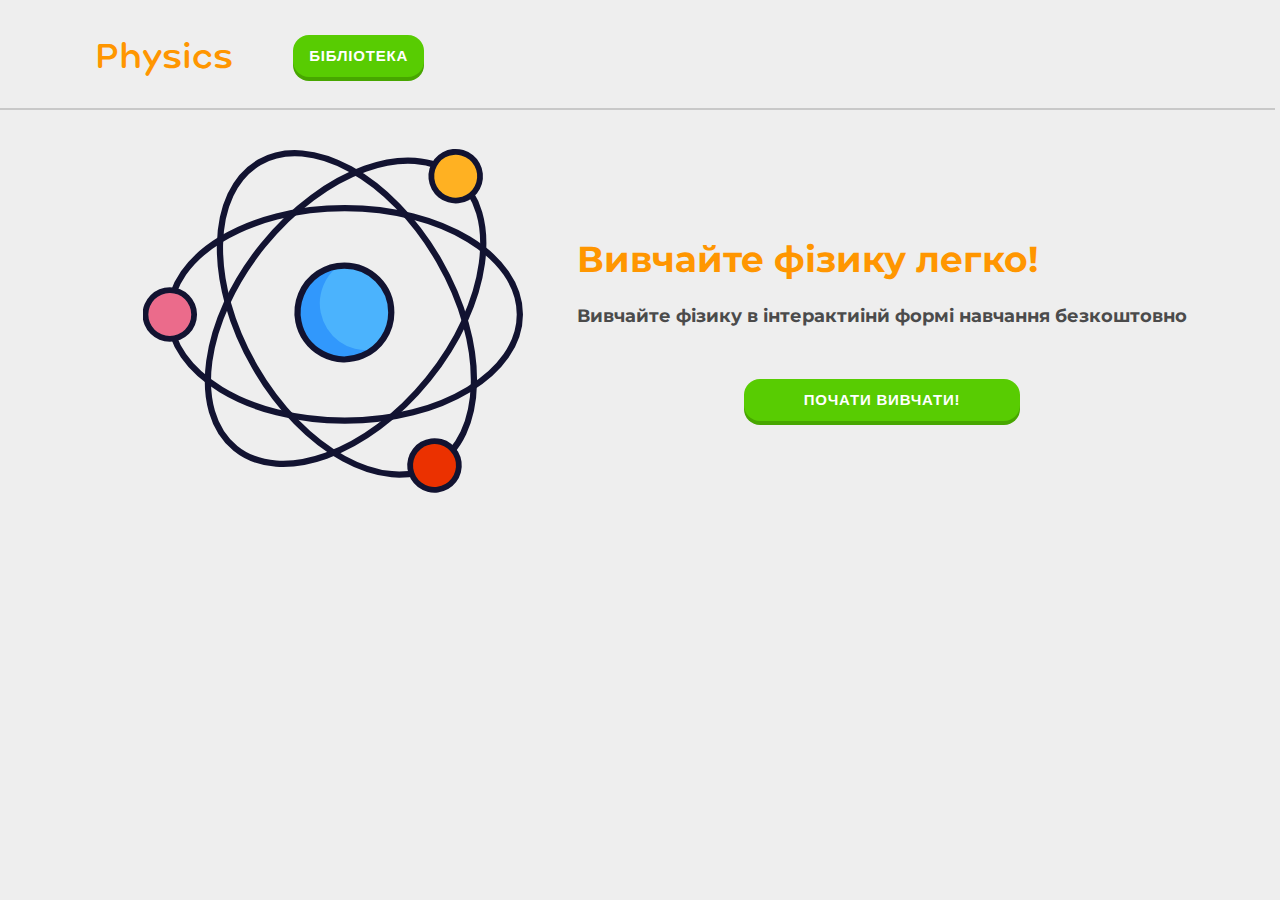
<file: index.html>
<!DOCTYPE html>
<html lang="uk">
    <head>
        <title> Фізика - це просто! </title>
        <link rel="stylesheet" href="https://fonts.googleapis.com/css?family=Montserrat">
        <link rel="stylesheet" href="physics.css">
        <script src="physics.js"></script>
    </head>
    <body>
        <header>
            <nav>
                <div>Physics</div>
                <button id="start-1" onclick="redirect('library')">Бібліотека</button>
            </nav>
            <div class="content">
                <div style="margin: 50px;">
                    <svg xmlns="http://www.w3.org/2000/svg" viewBox="0 0 430 430" id="atom">
                        <defs><filter id="a" width="100%" height="100%" x="0%" y="0%" filterUnits="objectBoundingBox"><feComponentTransfer in="SourceGraphic"><feFuncA tableValues="1.0 0.0" type="table"/></feComponentTransfer></filter><filter id="c" width="100%" height="100%" x="0%" y="0%" filterUnits="objectBoundingBox"><feComponentTransfer in="SourceGraphic"><feFuncA tableValues="1.0 0.0" type="table"/></feComponentTransfer></filter><filter id="e" width="100%" height="100%" x="0%" y="0%" filterUnits="objectBoundingBox"><feComponentTransfer in="SourceGraphic"><feFuncA tableValues="1.0 0.0" type="table"/></feComponentTransfer></filter><filter id="g" width="100%" height="100%" x="0%" y="0%" filterUnits="objectBoundingBox"><feComponentTransfer in="SourceGraphic"><feFuncA tableValues="1.0 0.0" type="table"/></feComponentTransfer></filter><filter id="i" width="100%" height="100%" x="0%" y="0%" filterUnits="objectBoundingBox"><feComponentTransfer in="SourceGraphic"><feFuncA tableValues="1.0 0.0" type="table"/></feComponentTransfer></filter><filter id="k" width="100%" height="100%" x="0%" y="0%" filterUnits="objectBoundingBox"><feComponentTransfer in="SourceGraphic"><feFuncA tableValues="1.0 0.0" type="table"/></feComponentTransfer></filter><filter id="m" width="100%" height="100%" x="0%" y="0%" filterUnits="objectBoundingBox"><feComponentTransfer in="SourceGraphic"><feFuncA tableValues="1.0 0.0" type="table"/></feComponentTransfer></filter><filter id="o" width="100%" height="100%" x="0%" y="0%" filterUnits="objectBoundingBox"><feComponentTransfer in="SourceGraphic"><feFuncA tableValues="1.0 0.0" type="table"/></feComponentTransfer></filter><filter id="q" width="100%" height="100%" x="0%" y="0%" filterUnits="objectBoundingBox"><feComponentTransfer in="SourceGraphic"><feFuncA tableValues="1.0 0.0" type="table"/></feComponentTransfer></filter><path id="b" fill-opacity="0" stroke="#FFC738" stroke-dasharray="0.1 1089" stroke-linecap="round" stroke-linejoin="round" stroke-width="48" d="M0-196c-65.722 0-119 87.752-119 196S-65.722 196 0 196c65.722 0 119-87.752 119-196S65.722-196 0-196z" class="secondary" style="display:block" transform="rotate(39 -165.833 443.032)"/><path id="d" fill-opacity="0" stroke="#F28BA8" stroke-dasharray="0.1 1308" stroke-linecap="round" stroke-linejoin="round" stroke-width="48" d="M0-196c-65.722 0-119 87.752-119 196S-65.722 196 0 196c65.722 0 119-87.752 119-196S65.722-196 0-196z" class="tertiary" style="display:block" transform="rotate(-90 223.25 -17.75)"/><path id="f" fill-opacity="0" stroke="#F24C00" stroke-dasharray="0.1 1089" stroke-linecap="round" stroke-linejoin="round" stroke-width="48" d="M0-196c-65.722 0-119 87.752-119 196S-65.722 196 0 196c65.722 0 119-87.752 119-196S65.722-196 0-196z" class="quaternary" style="display:block" transform="rotate(150 94.236 135.038)"/><path id="h" fill-opacity="0" stroke-linecap="round" stroke-linejoin="round" class="quaternary" style="display:none"/><path id="j" fill-opacity="0" stroke-linecap="round" stroke-linejoin="round" class="secondary" style="display:none"/><path id="l" fill-opacity="0" stroke-linecap="round" stroke-linejoin="round" class="tertiary" style="display:none"/><path id="n" fill-opacity="0" stroke-linecap="round" stroke-linejoin="round" class="quaternary" style="display:none"/><path id="p" fill-opacity="0" stroke-linecap="round" stroke-linejoin="round" class="secondary" style="display:none"/><path id="r" fill-opacity="0" stroke-linecap="round" stroke-linejoin="round" class="tertiary" style="display:none"/><mask id="E" mask-type="alpha"><g filter="url(#a)"><path fill="#fff" d="M0 0h430v430H0z" opacity="0"/><use xmlns:ns1="http://www.w3.org/1999/xlink" ns1:href="#b"/></g></mask><mask id="D" mask-type="alpha"><g filter="url(#c)"><path fill="#fff" d="M0 0h430v430H0z" opacity="0"/><use xmlns:ns2="http://www.w3.org/1999/xlink" ns2:href="#d"/></g></mask><mask id="C" mask-type="alpha"><g filter="url(#e)"><path fill="#fff" d="M0 0h430v430H0z" opacity="0"/><use xmlns:ns3="http://www.w3.org/1999/xlink" ns3:href="#f"/></g></mask><mask id="A" mask-type="alpha"><g filter="url(#g)"><path fill="#fff" d="M0 0h430v430H0z" opacity="0"/><use xmlns:ns4="http://www.w3.org/1999/xlink" ns4:href="#h"/></g></mask><mask id="z" mask-type="alpha"><g filter="url(#i)"><path fill="#fff" d="M0 0h430v430H0z" opacity="0"/><use xmlns:ns5="http://www.w3.org/1999/xlink" ns5:href="#j"/></g></mask><mask id="y" mask-type="alpha"><g filter="url(#k)"><path fill="#fff" d="M0 0h430v430H0z" opacity="0"/><use xmlns:ns6="http://www.w3.org/1999/xlink" ns6:href="#l"/></g></mask><mask id="w" mask-type="alpha"><g filter="url(#m)"><path fill="#fff" d="M0 0h430v430H0z" opacity="0"/><use xmlns:ns7="http://www.w3.org/1999/xlink" ns7:href="#n"/></g></mask><mask id="v" mask-type="alpha"><g filter="url(#o)"><path fill="#fff" d="M0 0h430v430H0z" opacity="0"/><use xmlns:ns8="http://www.w3.org/1999/xlink" ns8:href="#p"/></g></mask><mask id="u" mask-type="alpha"><g filter="url(#q)"><path fill="#fff" d="M0 0h430v430H0z" opacity="0"/><use xmlns:ns9="http://www.w3.org/1999/xlink" ns9:href="#r"/></g></mask><clipPath id="s"><path d="M0 0h430v430H0z"/></clipPath><clipPath id="B"><path d="M0 0h430v430H0z"/></clipPath><clipPath id="x"><path d="M0 0h430v430H0z"/></clipPath><clipPath id="t"><path d="M0 0h430v430H0z"/></clipPath></defs><g clip-path="url(#s)"><g clip-path="url(#t)" style="display:none"><path fill="none" class="primary" style="display:none"/><path fill="none" class="quaternary" style="display:none"/><g fill="none" style="display:none"><path class="tertiary"/><path class="quaternary"/></g><g fill="none" mask="url(#u)" style="mix-blend-mode:multiply;display:none"><path class="tertiary"/><path class="quaternary"/></g><path fill="none" class="primary" style="display:none"/><path fill="none" class="tertiary" style="display:none"/><g fill="none" style="display:none"><path class="secondary"/><path class="tertiary"/></g><g fill="none" mask="url(#v)" style="mix-blend-mode:multiply;display:none"><path class="secondary"/><path class="tertiary"/></g><path fill="none" class="primary" style="display:none"/><path fill="none" class="secondary" style="display:none"/><g fill="none" style="display:none"><path class="quaternary"/><path class="secondary"/></g><g fill="none" mask="url(#w)" style="mix-blend-mode:multiply;display:none"><path class="quaternary"/><path class="secondary"/></g><g style="display:none"><path class="quinary"/><path class="quinary" style="mix-blend-mode:multiply"/></g><path fill="none" class="primary" style="display:none"/></g><g clip-path="url(#x)" style="display:none"><path fill="none" class="primary" style="display:none"/><path fill="none" class="tertiary" style="display:none"/><g fill="none" style="display:none"><path class="tertiary"/><path class="quaternary"/></g><g fill="none" mask="url(#y)" style="mix-blend-mode:multiply;display:none"><path class="tertiary"/><path class="quaternary"/></g><path fill="none" class="primary" style="display:none"/><path fill="none" class="tertiary" style="display:none"/><g fill="none" style="display:none"><path class="secondary"/><path class="tertiary"/></g><g fill="none" mask="url(#z)" style="mix-blend-mode:multiply;display:none"><path class="secondary"/><path class="tertiary"/></g><path fill="none" class="primary" style="display:none"/><path fill="none" class="secondary" style="display:none"/><g fill="none" style="display:none"><path class="quaternary"/><path class="secondary"/></g><g fill="none" mask="url(#A)" style="mix-blend-mode:multiply;display:none"><path class="quaternary"/><path class="secondary"/></g><g style="display:none"><path class="quinary"/><path class="quinary" style="mix-blend-mode:multiply"/></g><path fill="none" class="primary" style="display:none"/></g><g clip-path="url(#B)" style="display:block"><path fill="none" stroke="#121331" stroke-width="7" d="M0-196c-65.722 0-119 87.752-119 196S-65.722 196 0 196c65.722 0 119-87.752 119-196S65.722-196 0-196z" class="primary" style="display:block" transform="rotate(150 86 135.778)"/><path fill="none" stroke="#121331" stroke-dasharray="0.1 1089" stroke-linecap="round" stroke-linejoin="round" stroke-width="61" d="M0-196c-65.722 0-119 87.752-119 196S-65.722 196 0 196c65.722 0 119-87.752 119-196S65.722-196 0-196z" class="quaternary" style="display:block" transform="rotate(150 86 135.778)"/><path fill="none" stroke="#F24C00" stroke-dasharray="0.1 1089" stroke-linecap="round" stroke-linejoin="round" stroke-width="48" d="M0-196c-65.722 0-119 87.752-119 196S-65.722 196 0 196c65.722 0 119-87.752 119-196S65.722-196 0-196z" class="quaternary" style="display:block" transform="rotate(150 86 135.778)"/><g mask="url(#C)" opacity=".5" style="mix-blend-mode:multiply;display:block"><path fill="none" stroke="#F24C00" stroke-dasharray="0.1 1089" stroke-linecap="round" stroke-linejoin="round" stroke-width="48" d="M326.366 380.107c56.917-32.861 59.181-135.495 5.057-229.241C277.299 57.121 187.283 7.764 130.366 40.625c-56.917 32.861-59.181 135.496-5.057 229.241 54.124 93.746 144.14 143.102 201.057 110.241z" class="quaternary" opacity="1"/></g><path fill="none" stroke="#121331" stroke-width="7" d="M0-196c-65.722 0-119 87.752-119 196S-65.722 196 0 196c65.722 0 119-87.752 119-196S65.722-196 0-196z" class="primary" style="display:block" transform="rotate(-90 218.5 -7.5)"/><path fill="none" stroke="#121331" stroke-dasharray="0.1 1308" stroke-linecap="round" stroke-linejoin="round" stroke-width="61" d="M0-196c-65.722 0-119 87.752-119 196S-65.722 196 0 196c65.722 0 119-87.752 119-196S65.722-196 0-196z" class="tertiary" style="display:block" transform="rotate(-90 218.5 -7.5)"/><path fill="none" stroke="#F28BA8" stroke-dasharray="0.1 1308" stroke-linecap="round" stroke-linejoin="round" stroke-width="48" d="M0-196c-65.722 0-119 87.752-119 196S-65.722 196 0 196c65.722 0 119-87.752 119-196S65.722-196 0-196z" class="tertiary" style="display:block" transform="rotate(-90 218.5 -7.5)"/><g mask="url(#D)" opacity=".5" style="mix-blend-mode:multiply;display:block"><path fill="none" stroke="#F28BA8" stroke-dasharray="0.1 1308" stroke-linecap="round" stroke-linejoin="round" stroke-width="48" d="M30 211c0 65.722 87.752 119 196 119s196-53.278 196-119c0-65.722-87.752-119-196-119S30 145.278 30 211z" class="tertiary" opacity="1"/></g><path fill="none" stroke="#121331" stroke-width="7" d="M0-196c-65.722 0-119 87.752-119 196S-65.722 196 0 196c65.722 0 119-87.752 119-196S65.722-196 0-196z" class="primary" style="display:block" transform="rotate(39 -181.099 424.602)"/><path fill="none" stroke="#121331" stroke-dasharray="0.1 1089" stroke-linecap="round" stroke-linejoin="round" stroke-width="61" d="M0-196c-65.722 0-119 87.752-119 196S-65.722 196 0 196c65.722 0 119-87.752 119-196S65.722-196 0-196z" class="secondary" style="display:block" transform="rotate(39 -181.099 424.602)"/><path fill="none" stroke="#FFC738" stroke-dasharray="0.1 1089" stroke-linecap="round" stroke-linejoin="round" stroke-width="48" d="M0-196c-65.722 0-119 87.752-119 196S-65.722 196 0 196c65.722 0 119-87.752 119-196S65.722-196 0-196z" class="secondary" style="display:block" transform="rotate(39 -181.099 424.602)"/><g mask="url(#E)" opacity=".5" style="mix-blend-mode:multiply;display:block"><path fill="none" stroke="#FFC738" stroke-dasharray="0.1 1089" stroke-linecap="round" stroke-linejoin="round" stroke-width="48" d="M350.199 56.273c-51.076-41.36-147.705-6.693-215.827 77.431-68.123 84.125-81.942 185.85-30.867 227.21 51.076 41.36 147.705 6.693 215.828-77.431 68.122-84.125 81.942-185.85 30.866-227.21z" class="secondary" opacity="1"/></g><g fill="#4BB3FD" style="display:block"><path d="M196.353 165.078a52.497 52.497 0 0 1 29.167-8.848 52.51 52.51 0 0 1 37.123 15.377 52.49 52.49 0 0 1 15.377 37.123 52.497 52.497 0 0 1-32.409 48.504 52.503 52.503 0 0 1-71.582-38.262 52.494 52.494 0 0 1 22.324-53.894z" class="quinary"/><path fill-opacity=".5" d="M-23.505-30.095A52.505 52.505 0 0 1-6.347-52.12a52.503 52.503 0 0 0-30.777 89.239 52.503 52.503 0 0 0 68.469 4.992A52.503 52.503 0 0 1-26.492.238a52.494 52.494 0 0 1 2.987-30.333z" class="quinary" style="mix-blend-mode:multiply" transform="translate(225.52 208.73)"/></g><path fill="none" stroke="#121331" stroke-width="7" d="M-29.167-43.652A52.497 52.497 0 0 1 0-52.5a52.51 52.51 0 0 1 37.123 15.377A52.49 52.49 0 0 1 52.5 0a52.497 52.497 0 0 1-32.409 48.504 52.503 52.503 0 0 1-71.582-38.262 52.494 52.494 0 0 1 22.324-53.894z" class="primary" style="display:block" transform="translate(225.52 208.73)"/></g></g>
                    </svg>
                </div>
                <div class="text">
                    <h1>Вивчайте фізику легко!</h1>
                    <p>Вивчайте фізику в інтерактиінй формі навчання безкоштовно</p>
                    <button id="start-2">Почати вивчати!</button>
                </div>
            </div>
        </header>
        <main>

        </main>
        <footer>
            
        </footer>
    </body>
</html>
</file>
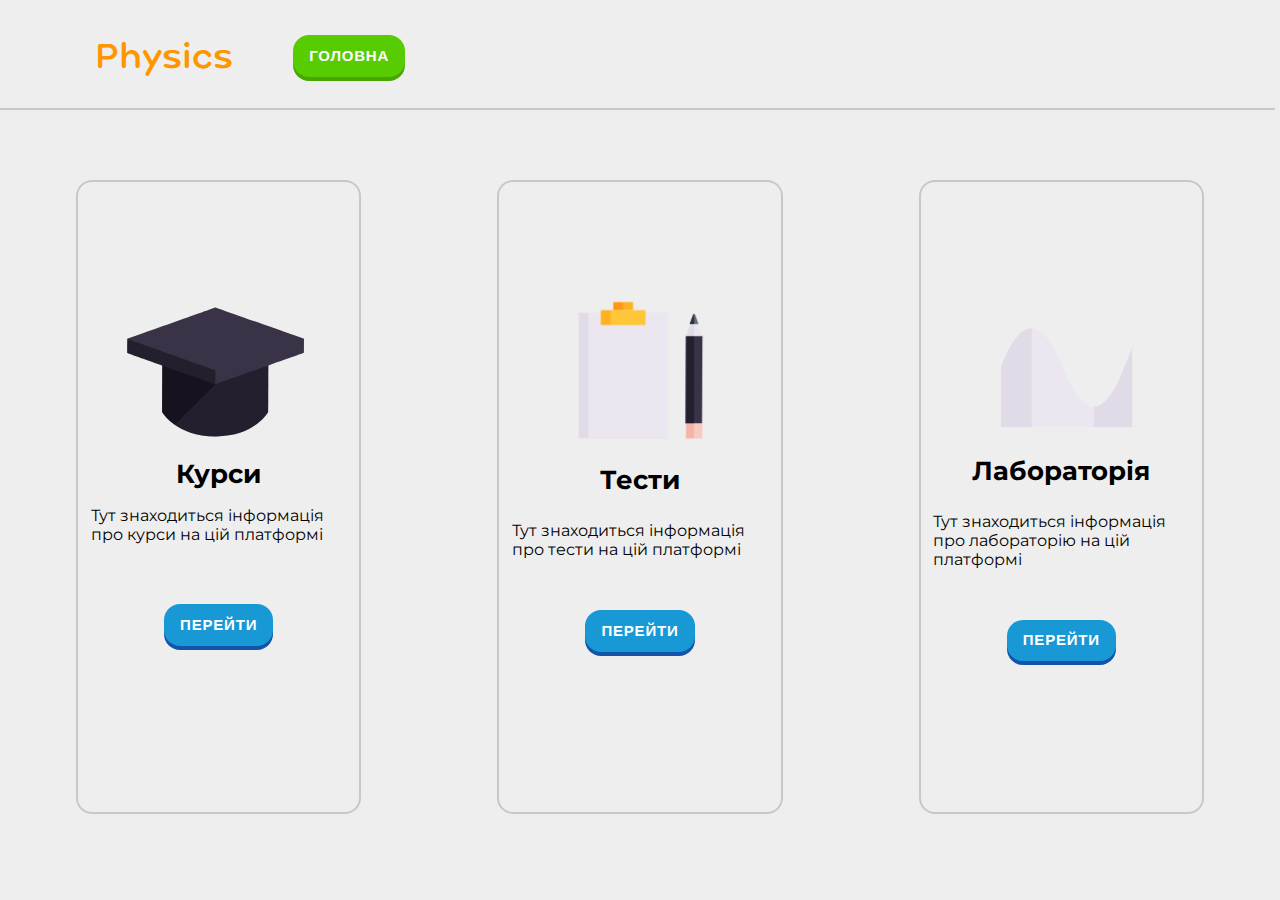
<file: library/index.html>
<!DOCTYPE html>
<html lang="uk">
    <head>
        <title> Фізика - це просто! </title>
        <link rel="stylesheet" href="https://fonts.googleapis.com/css?family=Montserrat">
        <link rel="stylesheet" href="../physics.css">
        <script src="../physics.js"></script>
    </head>
    <body>
        <header>
            <nav>
                <div>Physics</div>
                <button id="start-1" onclick="redirect('')">Головна</button>
            </nav>
            <div class="column-set">
                <div class="column">
                    <p>
                        <svg xmlns="http://www.w3.org/2000/svg" xmlns:xlink="http://www.w3.org/1999/xlink" viewBox="0 0 430 430" width="75%" style="transform: translateX(2.5vw);">
                            <defs><clipPath id="__lottie_element_12936"><rect width="430" height="430" x="0" y="0"></rect></clipPath><clipPath id="__lottie_element_12938"><path d="M0,0 L430,0 L430,430 L0,430z"></path></clipPath><g id="__lottie_element_12957"><g transform="matrix(1,0,0,1,224,238.99899291992188)" opacity="1" style="display: block;"><g opacity="1" transform="matrix(1,0,0,1,0,-2)"><path fill="rgb(255,0,71)" fill-opacity="1" d=" M98.3290023803711,-39.54199981689453 C98.3290023803711,-39.54199981689453 97.99400329589844,56.005001068115234 97.99400329589844,56.005001068115234 C97.99400329589844,56.005001068115234 70.50700378417969,106.29199981689453 -9.055000305175781,106.03399658203125 C-89.72000122070312,105.77200317382812 -117.9010009765625,56.005001068115234 -117.9010009765625,56.005001068115234 C-117.9010009765625,56.005001068115234 -227.5,-104.66699981689453 -227.5,-104.66699981689453"></path><path fill="rgb(255,0,71)" fill-opacity="0.5" d=" M98.3290023803711,-39.54199981689453 C98.3290023803711,-39.54199981689453 97.99400329589844,56.005001068115234 97.99400329589844,56.005001068115234 C97.99400329589844,56.005001068115234 70.50700378417969,106.29199981689453 -9.055000305175781,106.03399658203125 C-89.72000122070312,105.77200317382812 -117.9010009765625,56.005001068115234 -117.9010009765625,56.005001068115234 C-117.9010009765625,56.005001068115234 -227.5,-104.66699981689453 -227.5,-104.66699981689453" style="mix-blend-mode: multiply;"></path></g></g></g><mask id="__lottie_element_12957_1" mask-type="alpha"><use xlink:href="#__lottie_element_12957"></use></mask></defs><g clip-path="url(#__lottie_element_12936)"><g clip-path="url(#__lottie_element_12938)" transform="matrix(1,0,0,1,0,0)" opacity="1" style="display: block;"><g transform="matrix(1,0,0,1,224,238.99899291992188)" opacity="1" style="display: block;"><g opacity="1" transform="matrix(1,0,0,1,0,-2)"><path class="tertiary" fill="rgb(58,51,71)" fill-opacity="1" d=" M98.3290023803711,-39.54199981689453 C98.3290023803711,-39.54199981689453 97.99400329589844,56.005001068115234 97.99400329589844,56.005001068115234 C97.99400329589844,56.005001068115234 70.50700378417969,106.29199981689453 -9.055000305175781,106.03399658203125 C-89.72000122070312,105.77200317382812 -117.9010009765625,56.005001068115234 -117.9010009765625,56.005001068115234 C-117.9010009765625,56.005001068115234 -117.5,-39.66699981689453 -117.5,-39.66699981689453"></path><path class="tertiary" fill="rgb(58,51,71)" fill-opacity="0.5" d=" M98.3290023803711,-39.54199981689453 C98.3290023803711,-39.54199981689453 97.99400329589844,56.005001068115234 97.99400329589844,56.005001068115234 C97.99400329589844,56.005001068115234 70.50700378417969,106.29199981689453 -9.055000305175781,106.03399658203125 C-89.72000122070312,105.77200317382812 -117.9010009765625,56.005001068115234 -117.9010009765625,56.005001068115234 C-117.9010009765625,56.005001068115234 -117.5,-39.66699981689453 -117.5,-39.66699981689453" style="mix-blend-mode: multiply;"></path></g></g><g transform="matrix(1,0,0,1,214.5,238.99899291992188)" opacity="1" style="display: block;"><g opacity="1" transform="matrix(1,0,0,1,0,-2)"><path class="tertiary" fill="rgb(58,51,71)" fill-opacity="1" d=" M180.44000244140625,-92.96900177001953 C180.44000244140625,-92.96900177001953 0.020999999716877937,-156.781005859375 0.020999999716877937,-156.781005859375 C0.020999999716877937,-156.781005859375 -179.468994140625,-93 -179.468994140625,-93 C-179.468994140625,-93 0.020999999716877937,-29.2189998626709 0.020999999716877937,-29.2189998626709 C0.020999999716877937,-29.2189998626709 180.44000244140625,-92.96900177001953 180.44000244140625,-92.96900177001953z M-177.2169952392578,-93.02999877929688 C-178.593994140625,-93.03099822998047 -179.31500244140625,-93.03099822998047 -179.31500244140625,-93.03099822998047 C-179.31500244140625,-93.03099822998047 -179.468994140625,-64 -179.468994140625,-64 C-179.468994140625,-64 0.020999999716877937,-0.21899999678134918 0.020999999716877937,-0.21899999678134918 C0.020999999716877937,-0.21899999678134918 180.47000122070312,-64.25 180.47000122070312,-64.25 C180.47000122070312,-64.25 180.47000122070312,-64.25 180.47000122070312,-64.25 C180.47000122070312,-64.25 180.5,-92.93699645996094 180.5,-92.93699645996094 C180.5,-92.93699645996094 178.42100524902344,-92.93800354003906 174.5780029296875,-92.93900299072266"></path></g></g><g mask="url(#__lottie_element_12957_1)" style="mix-blend-mode: multiply; display: block;"><g transform="matrix(1,0,0,1,124.76100158691406,232.10899353027344)" opacity="0.5"><g opacity="1" transform="matrix(1,0,0,1,0,0)" style="mix-blend-mode: multiply;"><path class="tertiary" fill="rgb(58,51,71)" fill-opacity="1" d=" M89.73999786376953,-23.95199966430664 C89.73999786376953,-23.95199966430664 89.73999786376953,5.047999858856201 89.73999786376953,5.047999858856201 C89.73999786376953,5.047999858856201 88.5009994506836,6.285999774932861 88.5009994506836,6.285999774932861 C88.5009994506836,6.285999774932861 7.28000020980835,87.45800018310547 7.28000020980835,87.45800018310547 C-2.7090001106262207,80.40399932861328 -12.210000038146973,71.5739974975586 -18.68000030517578,61.268001556396484 C-18.714000701904297,60.215999603271484 -18.22100067138672,-32.29499816894531 -18.239999771118164,-33.321998596191406 C-18.239999771118164,-33.321998596191406 -87.73999786376953,-58.02199935913086 -87.73999786376953,-58.02199935913086 C-88.91999816894531,-58.44200134277344 -89.7300033569336,-59.5620002746582 -89.73999786376953,-60.821998596191406 C-89.56199645996094,-61.417999267578125 -90.10399627685547,-87.89099884033203 -88.97000122070312,-87.4520034790039 C-88.97000122070312,-87.4520034790039 89.73999786376953,-23.95199966430664 89.73999786376953,-23.95199966430664z"></path></g></g></g><g transform="matrix(1,0,0,1,224,238.99899291992188)" opacity="1" style="display: block;"><g opacity="1" transform="matrix(1,0,0,1,0,-2)"><path stroke-linecap="round" stroke-linejoin="round" fill-opacity="0" class="primary" stroke="rgb(18,19,49)" stroke-opacity="1" stroke-width="7" d=" M98.29000091552734,-37.79199981689453 C98.29000091552734,-37.79199981689453 97.99400329589844,56.005001068115234 97.99400329589844,56.005001068115234 C97.99400329589844,56.005001068115234 70.50700378417969,106.29199981689453 -9.055000305175781,106.03399658203125 C-89.72000122070312,105.77200317382812 -117.9010009765625,56.005001068115234 -117.9010009765625,56.005001068115234 C-117.9010009765625,56.005001068115234 -117.5,-37.79199981689453 -117.5,-37.79199981689453"></path></g></g><g transform="matrix(1,0,0,1,214.5,238.99899291992188)" opacity="1" style="display: block;"><g opacity="1" transform="matrix(1,0,0,1,0,-2)"><path stroke-linecap="round" stroke-linejoin="round" fill-opacity="0" class="primary" stroke="rgb(18,19,49)" stroke-opacity="1" stroke-width="7" d=" M180.44000244140625,-92.96900177001953 C180.44000244140625,-92.96900177001953 0.020999999716877937,-156.781005859375 0.020999999716877937,-156.781005859375 C0.020999999716877937,-156.781005859375 -179.468994140625,-93 -179.468994140625,-93 C-179.468994140625,-93 0.020999999716877937,-29.2189998626709 0.020999999716877937,-29.2189998626709 C0.020999999716877937,-29.2189998626709 180.44000244140625,-92.96900177001953 180.44000244140625,-92.96900177001953z M-177.2169952392578,-93.02999877929688 C-178.593994140625,-93.03099822998047 -179.31500244140625,-93.03099822998047 -179.31500244140625,-93.03099822998047 C-179.31500244140625,-93.03099822998047 -179.468994140625,-64 -179.468994140625,-64 C-179.468994140625,-64 0.020999999716877937,-0.21899999678134918 0.020999999716877937,-0.21899999678134918 C0.020999999716877937,-0.21899999678134918 180.47000122070312,-64.25 180.47000122070312,-64.25 C180.47000122070312,-64.25 180.47000122070312,-64.25 180.47000122070312,-64.25 C180.47000122070312,-64.25 180.5,-92.93699645996094 180.5,-92.93699645996094 C180.5,-92.93699645996094 178.42100524902344,-92.93800354003906 174.5780029296875,-92.93900299072266"></path></g></g><g transform="matrix(1,0,0,1,215,214.99899291992188)" opacity="1" style="display: block;"><g opacity="1" transform="matrix(1,0,0,1,0,0)"><path stroke-linecap="round" stroke-linejoin="round" fill-opacity="0" class="secondary" stroke="rgb(255,199,56)" stroke-opacity="1" stroke-width="7" d=" M0.5,-72 C0.5,-72 77.5,-44 77.5,-44 C77.5,-44 77.50054168701172,60.99962615966797 77.50054168701172,60.99962615966797 M77.50057220458984,63.4996223449707 C77.50057220458984,63.4996223449707 77.50084686279297,87.3436050415039 77.50084686279297,87.3436050415039"></path><path stroke-linecap="round" stroke-linejoin="round" fill-opacity="0" class="secondary" stroke="rgb(255,199,56)" stroke-opacity="1" stroke-width="15.05" d=" M77.50057220458984,63.4996223449707 C77.50057220458984,63.4996223449707 77.50084686279297,87.3436050415039 77.50084686279297,87.3436050415039"></path></g></g></g></g>
                        </svg>
                    </p>
                    <p><h1 style="transform: translateY(-10vh);">Курси</h1></p>
                    <p class="text" style="transform: translateY(-15vh);">Тут знаходиться інформація про курси на цій платформі</p>
                    <div style="transform: translateY(-5vh);">
                        <button>Перейти</button>
                    </div>
                </div>
                <div class="column">
                    <svg xmlns="http://www.w3.org/2000/svg" xmlns:xlink="http://www.w3.org/1999/xlink" viewBox="0 0 430 430" width="60%">
                        <defs><clipPath id="__lottie_element_14131"><rect width="430" height="430" x="0" y="0"></rect></clipPath><clipPath id="__lottie_element_14133"><path d="M0,0 L430,0 L430,430 L0,430z"></path></clipPath><g id="__lottie_element_14143"><g transform="matrix(1,0,0,1,-10,-35)" opacity="1" style="display: block;"><path fill="rgb(235,230,239)" fill-opacity="1" d=" M262.71,89.88 C262.71,89.88 319.41,89.88 319.41,89.88 C319.41,89.88 319.41,410.12 319.41,410.12 C319.41,410.12 92.58,410.12 92.58,410.12 C92.58,410.12 92.58,89.88 92.58,89.88 C92.58,89.88 149.28,89.88 149.28,89.88"></path><g opacity="1" transform="matrix(1,0,0,1,0,0)"><g opacity="1" transform="matrix(1,0,0,1,0,0)"><g opacity="1" transform="matrix(1,0,0,1,205.9949951171875,250.00100708007812)"><g opacity="1" transform="matrix(1,0,0,1,0,0)"></g></g></g></g></g></g><g id="__lottie_element_14152"><g transform="matrix(1,0,0,1,-10,-35)" opacity="1" style="display: block;"><g opacity="1" transform="matrix(1,0,0,1,0,0)"><g opacity="1" transform="matrix(1,0,0,1,0,0)"><g opacity="1" transform="matrix(1,0,0,1,205.99600219726562,102.56099700927734)"><path stroke-linecap="round" stroke-linejoin="round" fill-opacity="0" class="primary" stroke="rgb(18,19,49)" stroke-opacity="1" stroke-width="1" d=" M-25.166000366210938,-18.68000030517578 C-25.166000366210938,-18.68000030517578 -25.166000366210938,-39.369998931884766 -25.166000366210938,-39.369998931884766 C-25.166000366210938,-39.369998931884766 25.163999557495117,-39.369998931884766 25.163999557495117,-39.369998931884766 C25.163999557495117,-39.369998931884766 25.163999557495117,-18.68000030517578 25.163999557495117,-18.68000030517578"></path><path fill="rgb(255,199,56)" fill-opacity="1" d=" M-25.166000366210938,-18.68000030517578 C-25.166000366210938,-18.68000030517578 -25.166000366210938,-39.369998931884766 -25.166000366210938,-39.369998931884766 C-25.166000366210938,-39.369998931884766 25.163999557495117,-39.369998931884766 25.163999557495117,-39.369998931884766 C25.163999557495117,-39.369998931884766 25.163999557495117,-18.68000030517578 25.163999557495117,-18.68000030517578"></path><path fill="rgb(255,199,56)" fill-opacity="0.5" d=" M-25.166000366210938,-18.68000030517578 C-25.166000366210938,-18.68000030517578 -25.166000366210938,-39.369998931884766 -25.166000366210938,-39.369998931884766 C-25.166000366210938,-39.369998931884766 25.163999557495117,-39.369998931884766 25.163999557495117,-39.369998931884766 C25.163999557495117,-39.369998931884766 25.163999557495117,-18.68000030517578 25.163999557495117,-18.68000030517578" style="mix-blend-mode: multiply;"></path></g><g opacity="1" transform="matrix(1,0,0,1,205.99600219726562,102.56099700927734)"><path stroke-linecap="round" stroke-linejoin="round" fill-opacity="0" class="primary" stroke="rgb(18,19,49)" stroke-opacity="1" stroke-width="1" d=" M56.7130012512207,18.680999755859375 C56.7130012512207,18.680999755859375 -56.7130012512207,18.680999755859375 -56.7130012512207,18.680999755859375 C-56.7130012512207,18.680999755859375 -56.7130012512207,-18.680999755859375 -56.7130012512207,-18.680999755859375 C-56.7130012512207,-18.680999755859375 56.7130012512207,-18.680999755859375 56.7130012512207,-18.680999755859375 C56.7130012512207,-18.680999755859375 56.7130012512207,18.680999755859375 56.7130012512207,18.680999755859375z"></path><path fill="rgb(255,199,56)" fill-opacity="1" d=" M56.7130012512207,18.680999755859375 C56.7130012512207,18.680999755859375 -56.7130012512207,18.680999755859375 -56.7130012512207,18.680999755859375 C-56.7130012512207,18.680999755859375 -56.7130012512207,-18.680999755859375 -56.7130012512207,-18.680999755859375 C-56.7130012512207,-18.680999755859375 56.7130012512207,-18.680999755859375 56.7130012512207,-18.680999755859375 C56.7130012512207,-18.680999755859375 56.7130012512207,18.680999755859375 56.7130012512207,18.680999755859375z"></path></g></g></g></g></g><g id="__lottie_element_14164"><g transform="matrix(0.9999998211860657,0.0006283184629864991,-0.0006283184629864991,0.9999998211860657,213.97900390625,214.8800048828125)" opacity="1" style="display: block;"><g opacity="1" transform="matrix(1,0,0,1,101.25,10)"><path fill="rgb(75,179,253)" fill-opacity="1" d=" M36.25,-190.5 C36.25,-190.5 36.25,190.5 36.25,190.5 C36.25,190.5 -36.25,190.5 -36.25,190.5 C-36.25,190.5 -36.25,-190.5 -36.25,-190.5 C-36.25,-190.5 36.25,-190.5 36.25,-190.5z"></path></g></g></g><g id="__lottie_element_14176"><g transform="matrix(0.9999998211860657,0.0006283184629864991,-0.0006283184629864991,0.9999998211860657,213.97900390625,214.8800048828125)" opacity="1" style="display: block;"><g opacity="1" transform="matrix(1,0,0,1,101.25,10)"><path fill="rgb(75,179,253)" fill-opacity="1" d=" M36.25,-190.5 C36.25,-190.5 36.25,190.5 36.25,190.5 C36.25,190.5 -36.25,190.5 -36.25,190.5 C-36.25,190.5 -36.25,-190.5 -36.25,-190.5 C-36.25,-190.5 36.25,-190.5 36.25,-190.5z"></path></g></g></g><mask id="__lottie_element_14176_1" mask-type="alpha"><use xlink:href="#__lottie_element_14176"></use></mask><mask id="__lottie_element_14164_1" mask-type="alpha"><use xlink:href="#__lottie_element_14164"></use></mask><filter id="__lottie_element_14179" filterUnits="objectBoundingBox" x="0%" y="0%" width="100%" height="100%"><feComponentTransfer in="SourceGraphic"><feFuncA type="table" tableValues="1.0 0.0"></feFuncA></feComponentTransfer></filter><mask id="__lottie_element_14152_2" mask-type="alpha"><g filter="url(#__lottie_element_14179)"><rect width="430" height="430" x="0" y="0" fill="#ffffff" opacity="0"></rect><use xlink:href="#__lottie_element_14152"></use></g></mask><filter id="__lottie_element_14180" filterUnits="objectBoundingBox" x="0%" y="0%" width="100%" height="100%"><feComponentTransfer in="SourceGraphic"><feFuncA type="table" tableValues="1.0 0.0"></feFuncA></feComponentTransfer></filter><mask id="__lottie_element_14143_2" mask-type="alpha"><g filter="url(#__lottie_element_14180)"><rect width="430" height="430" x="0" y="0" fill="#ffffff" opacity="0"></rect><use xlink:href="#__lottie_element_14143"></use></g></mask></defs><g clip-path="url(#__lottie_element_14131)"><g clip-path="url(#__lottie_element_14133)" transform="matrix(1,0,0,1,0,0)" opacity="1" style="display: block;"><g transform="matrix(1,0,0,1,-35,-35)" opacity="1" style="display: block;"><path class="secondary" fill="rgb(235,230,239)" fill-opacity="1" d=" M262.71,89.88 C262.71,89.88 319.41,89.88 319.41,89.88 C319.41,89.88 319.41,410.12 319.41,410.12 C319.41,410.12 92.58,410.12 92.58,410.12 C92.58,410.12 92.58,89.88 92.58,89.88 C92.58,89.88 149.28,89.88 149.28,89.88"></path><g opacity="1" transform="matrix(1,0,0,1,0,0)"><g opacity="1" transform="matrix(1,0,0,1,0,0)"><g opacity="1" transform="matrix(1,0,0,1,205.9949951171875,250.00100708007812)"><g opacity="1" transform="matrix(1,0,0,1,0,0)"></g></g></g></g></g><g mask="url(#__lottie_element_14143_2)" style="mix-blend-mode: multiply; display: block;"><g transform="matrix(1,0,0,1,-35,-35)" opacity="0.5"><path class="secondary" fill="rgb(235,230,239)" fill-opacity="1" d=" M262.71,89.88 C262.71,89.88 319.41,89.88 319.41,89.88 C319.41,89.88 319.41,410.12 319.41,410.12 C319.41,410.12 92.58,410.12 92.58,410.12 C92.58,410.12 92.58,89.88 92.58,89.88 C92.58,89.88 149.28,89.88 149.28,89.88"></path><g opacity="1" transform="matrix(1,0,0,1,0,0)"><g opacity="1" transform="matrix(1,0,0,1,0,0)"><g opacity="1" transform="matrix(1,0,0,1,205.9949951171875,250.00100708007812)"><g opacity="1" transform="matrix(1,0,0,1,0,0)"></g></g></g></g></g></g><g transform="matrix(1,0,0,1,-35,-35)" opacity="1" style="display: block;"><g opacity="1" transform="matrix(1,0,0,1,0,0)"><g opacity="1" transform="matrix(1,0,0,1,0,0)"><g opacity="1" transform="matrix(1,0,0,1,205.99600219726562,102.56099700927734)"><path stroke-linecap="round" stroke-linejoin="round" fill-opacity="0" class="primary" stroke="rgb(18,19,49)" stroke-opacity="1" stroke-width="1" d=" M-25.166000366210938,-18.68000030517578 C-25.166000366210938,-18.68000030517578 -25.166000366210938,-39.369998931884766 -25.166000366210938,-39.369998931884766 C-25.166000366210938,-39.369998931884766 25.163999557495117,-39.369998931884766 25.163999557495117,-39.369998931884766 C25.163999557495117,-39.369998931884766 25.163999557495117,-18.68000030517578 25.163999557495117,-18.68000030517578"></path><path class="tertiary" fill="rgb(255,199,56)" fill-opacity="1" d=" M-25.166000366210938,-18.68000030517578 C-25.166000366210938,-18.68000030517578 -25.166000366210938,-39.369998931884766 -25.166000366210938,-39.369998931884766 C-25.166000366210938,-39.369998931884766 25.163999557495117,-39.369998931884766 25.163999557495117,-39.369998931884766 C25.163999557495117,-39.369998931884766 25.163999557495117,-18.68000030517578 25.163999557495117,-18.68000030517578"></path><path class="tertiary" fill="rgb(255,199,56)" fill-opacity="0.5" d=" M-25.166000366210938,-18.68000030517578 C-25.166000366210938,-18.68000030517578 -25.166000366210938,-39.369998931884766 -25.166000366210938,-39.369998931884766 C-25.166000366210938,-39.369998931884766 25.163999557495117,-39.369998931884766 25.163999557495117,-39.369998931884766 C25.163999557495117,-39.369998931884766 25.163999557495117,-18.68000030517578 25.163999557495117,-18.68000030517578" style="mix-blend-mode: multiply;"></path></g><g opacity="1" transform="matrix(1,0,0,1,205.99600219726562,102.56099700927734)"><path stroke-linecap="round" stroke-linejoin="round" fill-opacity="0" class="primary" stroke="rgb(18,19,49)" stroke-opacity="1" stroke-width="1" d=" M56.7130012512207,18.680999755859375 C56.7130012512207,18.680999755859375 -56.7130012512207,18.680999755859375 -56.7130012512207,18.680999755859375 C-56.7130012512207,18.680999755859375 -56.7130012512207,-18.680999755859375 -56.7130012512207,-18.680999755859375 C-56.7130012512207,-18.680999755859375 56.7130012512207,-18.680999755859375 56.7130012512207,-18.680999755859375 C56.7130012512207,-18.680999755859375 56.7130012512207,18.680999755859375 56.7130012512207,18.680999755859375z"></path><path class="tertiary" fill="rgb(255,199,56)" fill-opacity="1" d=" M56.7130012512207,18.680999755859375 C56.7130012512207,18.680999755859375 -56.7130012512207,18.680999755859375 -56.7130012512207,18.680999755859375 C-56.7130012512207,18.680999755859375 -56.7130012512207,-18.680999755859375 -56.7130012512207,-18.680999755859375 C-56.7130012512207,-18.680999755859375 56.7130012512207,-18.680999755859375 56.7130012512207,-18.680999755859375 C56.7130012512207,-18.680999755859375 56.7130012512207,18.680999755859375 56.7130012512207,18.680999755859375z"></path></g></g></g></g><g mask="url(#__lottie_element_14152_2)" style="mix-blend-mode: multiply; display: block;"><g transform="matrix(1,0,0,1,-35,-35)" opacity="0.5"><g opacity="1" transform="matrix(1,0,0,1,0,0)"><g opacity="1" transform="matrix(1,0,0,1,0,0)"><g opacity="1" transform="matrix(1,0,0,1,205.99600219726562,102.56099700927734)"><path stroke-linecap="round" stroke-linejoin="round" fill-opacity="0" class="primary" stroke="rgb(18,19,49)" stroke-opacity="1" stroke-width="1" d=" M-25.166000366210938,-18.68000030517578 C-25.166000366210938,-18.68000030517578 -25.166000366210938,-39.369998931884766 -25.166000366210938,-39.369998931884766 C-25.166000366210938,-39.369998931884766 25.163999557495117,-39.369998931884766 25.163999557495117,-39.369998931884766 C25.163999557495117,-39.369998931884766 25.163999557495117,-18.68000030517578 25.163999557495117,-18.68000030517578"></path><path class="tertiary" fill="rgb(255,199,56)" fill-opacity="1" d=" M-25.166000366210938,-18.68000030517578 C-25.166000366210938,-18.68000030517578 -25.166000366210938,-39.369998931884766 -25.166000366210938,-39.369998931884766 C-25.166000366210938,-39.369998931884766 25.163999557495117,-39.369998931884766 25.163999557495117,-39.369998931884766 C25.163999557495117,-39.369998931884766 25.163999557495117,-18.68000030517578 25.163999557495117,-18.68000030517578"></path><path class="tertiary" fill="rgb(255,199,56)" fill-opacity="0.5" d=" M-25.166000366210938,-18.68000030517578 C-25.166000366210938,-18.68000030517578 -25.166000366210938,-39.369998931884766 -25.166000366210938,-39.369998931884766 C-25.166000366210938,-39.369998931884766 25.163999557495117,-39.369998931884766 25.163999557495117,-39.369998931884766 C25.163999557495117,-39.369998931884766 25.163999557495117,-18.68000030517578 25.163999557495117,-18.68000030517578" style="mix-blend-mode: multiply;"></path></g><g opacity="1" transform="matrix(1,0,0,1,205.99600219726562,102.56099700927734)"><path stroke-linecap="round" stroke-linejoin="round" fill-opacity="0" class="primary" stroke="rgb(18,19,49)" stroke-opacity="1" stroke-width="1" d=" M56.7130012512207,18.680999755859375 C56.7130012512207,18.680999755859375 -56.7130012512207,18.680999755859375 -56.7130012512207,18.680999755859375 C-56.7130012512207,18.680999755859375 -56.7130012512207,-18.680999755859375 -56.7130012512207,-18.680999755859375 C-56.7130012512207,-18.680999755859375 56.7130012512207,-18.680999755859375 56.7130012512207,-18.680999755859375 C56.7130012512207,-18.680999755859375 56.7130012512207,18.680999755859375 56.7130012512207,18.680999755859375z"></path><path class="tertiary" fill="rgb(255,199,56)" fill-opacity="1" d=" M56.7130012512207,18.680999755859375 C56.7130012512207,18.680999755859375 -56.7130012512207,18.680999755859375 -56.7130012512207,18.680999755859375 C-56.7130012512207,18.680999755859375 -56.7130012512207,-18.680999755859375 -56.7130012512207,-18.680999755859375 C-56.7130012512207,-18.680999755859375 56.7130012512207,-18.680999755859375 56.7130012512207,-18.680999755859375 C56.7130012512207,-18.680999755859375 56.7130012512207,18.680999755859375 56.7130012512207,18.680999755859375z"></path></g></g></g></g></g><g transform="matrix(1,0,0,1,-35,-35)" opacity="1" style="display: block;"><g opacity="1" transform="matrix(1,0,0,1,0,0)"><g opacity="1" transform="matrix(1,0,0,1,0,0)"><g opacity="1" transform="matrix(1,0,0,1,205.99600219726562,342.0610046386719)"><path stroke-linecap="round" stroke-linejoin="round" fill-opacity="0" class="primary" stroke="rgb(18,19,49)" stroke-opacity="1" stroke-width="7" d="M0 0"></path></g><g opacity="1" transform="matrix(1,0,0,1,205.99600219726562,342.0610046386719)"><path stroke-linecap="round" stroke-linejoin="round" fill-opacity="0" class="primary" stroke="rgb(18,19,49)" stroke-opacity="1" stroke-width="7" d=" M-12.359999656677246,-4.697999954223633 C-12.359999656677246,-11.524999618530273 -6.829999923706055,-17.06100082397461 -0.003000000026077032,-17.06100082397461 C6.823999881744385,-17.06100082397461 12.359999656677246,-11.524999618530273 12.359999656677246,-4.697999954223633 C12.359999656677246,-0.7049999833106995 10.0649995803833,3.6659998893737793 7.60699987411499,5.986999988555908 C-0.1599999964237213,13.321000099182129 -0.003000000026077032,17.06100082397461 -0.003000000026077032,17.06100082397461"></path></g><g opacity="1" transform="matrix(1,0,0,1,205.95399475097656,378.9960021972656)"><path stroke-linecap="round" stroke-linejoin="round" fill-opacity="0" class="primary" stroke="rgb(18,19,49)" stroke-opacity="1" stroke-width="12" d=" M-0.014000000432133675,0 C-0.014000000432133675,0 0.014000000432133675,0 0.014000000432133675,0"></path></g></g><g opacity="1" transform="matrix(1,0,0,1,0,0)"><g opacity="1" transform="matrix(1,0,0,1,205.9949951171875,250.00100708007812)"><g opacity="1" transform="matrix(1,0,0,1,0,0)"><path stroke-linecap="round" stroke-linejoin="round" fill-opacity="0" class="primary" stroke="rgb(18,19,49)" stroke-opacity="1" stroke-width="7" d=" M56.71500015258789,-160.1199951171875 C56.71500015258789,-160.1199951171875 113.41500091552734,-160.1199951171875 113.41500091552734,-160.1199951171875 C113.41500091552734,-160.1199951171875 113.41500091552734,160.1199951171875 113.41500091552734,160.1199951171875 C113.41500091552734,160.1199951171875 -113.41500091552734,160.1199951171875 -113.41500091552734,160.1199951171875 C-113.41500091552734,160.1199951171875 -113.41500091552734,-160.1199951171875 -113.41500091552734,-160.1199951171875 C-113.41500091552734,-160.1199951171875 -56.71500015258789,-160.1199951171875 -56.71500015258789,-160.1199951171875"></path></g></g><g opacity="1" transform="matrix(1,0,0,1,205.99600219726562,102.56099700927734)"><path stroke-linecap="round" stroke-linejoin="round" fill-opacity="0" class="primary" stroke="rgb(18,19,49)" stroke-opacity="1" stroke-width="7" d=" M75.06400299072266,76.1050033569336 C75.06400299072266,76.1050033569336 -75.06400299072266,76.1050033569336 -75.06400299072266,76.1050033569336 M-0.052000001072883606,109.20099639892578 C-0.052000001072883606,109.20099639892578 -75.06400299072266,109.20099639892578 -75.06400299072266,109.20099639892578 M75.06400299072266,153.80499267578125 C75.06400299072266,153.80499267578125 -75.06400299072266,153.80499267578125 -75.06400299072266,153.80499267578125 M-0.052000001072883606,186.9010009765625 C-0.052000001072883606,186.9010009765625 -75.06400299072266,186.9010009765625 -75.06400299072266,186.9010009765625 M-25.166000366210938,-18.68000030517578 C-25.166000366210938,-18.68000030517578 -25.166000366210938,-39.369998931884766 -25.166000366210938,-39.369998931884766 C-25.166000366210938,-39.369998931884766 25.163999557495117,-39.369998931884766 25.163999557495117,-39.369998931884766 C25.163999557495117,-39.369998931884766 25.163999557495117,-18.68000030517578 25.163999557495117,-18.68000030517578 M56.7130012512207,18.680999755859375 C56.7130012512207,18.680999755859375 -56.7130012512207,18.680999755859375 -56.7130012512207,18.680999755859375 C-56.7130012512207,18.680999755859375 -56.7130012512207,-18.680999755859375 -56.7130012512207,-18.680999755859375 C-56.7130012512207,-18.680999755859375 56.7130012512207,-18.680999755859375 56.7130012512207,-18.680999755859375 C56.7130012512207,-18.680999755859375 56.7130012512207,18.680999755859375 56.7130012512207,18.680999755859375z"></path></g></g></g></g><g transform="matrix(1,0,0,1,-35,-34.999996185302734)" opacity="1" style="display: block;"><g opacity="1" transform="matrix(1,0,0,1,386.7130126953125,371.75)"></g><g opacity="1" transform="matrix(1,0,0,1,386.7130126953125,260.60198974609375)"><path class="quinary" fill="rgb(57,51,71)" fill-opacity="1" d=" M-21.110000610351562,111.39800262451172 C-21.110000610351562,111.39800262451172 -21.027000427246094,-111.14800262451172 -21.027000427246094,-111.14800262451172 C-21.027000427246094,-111.14800262451172 -11.713000297546387,-111.10199737548828 0.5370000004768372,-111.14800262451172 C13.786999702453613,-111.197998046875 21.027000427246094,-111.14800262451172 21.027000427246094,-111.14800262451172 C21.027000427246094,-111.14800262451172 21,111.89800262451172 21,111.89800262451172"></path></g><g opacity="1" transform="matrix(1,0,0,1,386.7130126953125,119.66699981689453)"><path class="secondary" fill="rgb(235,230,239)" fill-opacity="1" d=" M-21.0310001373291,29.895999908447266 C-21.0310001373291,29.895999908447266 0,-29.785999298095703 0,-29.785999298095703 C0,-29.785999298095703 20.743000030517578,29.347999572753906 20.743000030517578,29.347999572753906 C20.743000030517578,29.347999572753906 -5.4629998207092285,29.582000732421875 -19.7189998626709,30.285999298095703"></path></g><g opacity="1" transform="matrix(1,0,0,1,386.7130126953125,371.75)"><path class="quaternary" fill="rgb(249,201,192)" fill-opacity="1" d=" M20.902000427246094,38.25 C20.902000427246094,38.25 20.64299964904785,0.0010000000474974513 20.64299964904785,0.0010000000474974513 C20.64299964904785,0.0010000000474974513 -0.7699999809265137,0.06499999761581421 -0.7699999809265137,0.06499999761581421 C-0.7699999809265137,0.06499999761581421 -21.05500030517578,0.125 -21.05500030517578,0.125 C-21.05500030517578,0.125 -20.926000595092773,38.75 -20.926000595092773,38.75"></path></g><g opacity="1" transform="matrix(1,0,0,1,386.5,434)"><path class="quaternary" fill="rgb(249,201,192)" fill-opacity="1" d=" M0.125,-23.5 C11.654000282287598,-23.5 21,-23.5 21,-23.5 C21,-23.5 11.654000282287598,-23.5 0.125,-23.5 C-11.404000282287598,-23.5 -20.75,-23.5 -20.75,-23.5 C-20.75,-23.5 -11.404000282287598,-23.5 0.125,-23.5z"></path></g></g><g mask="url(#__lottie_element_14164_1)" style="mix-blend-mode: multiply; display: block;"><g transform="matrix(1,0,0,1,-35,-34.999996185302734)" opacity="0.5"><g opacity="1" transform="matrix(1,0,0,1,386.7130126953125,371.75)"></g><g opacity="1" transform="matrix(1,0,0,1,386.7130126953125,260.60198974609375)"><path class="quinary" fill="rgb(57,51,71)" fill-opacity="1" d=" M-21.110000610351562,111.39800262451172 C-21.110000610351562,111.39800262451172 -21.027000427246094,-111.14800262451172 -21.027000427246094,-111.14800262451172 C-21.027000427246094,-111.14800262451172 -11.713000297546387,-111.10199737548828 0.5370000004768372,-111.14800262451172 C13.786999702453613,-111.197998046875 21.027000427246094,-111.14800262451172 21.027000427246094,-111.14800262451172 C21.027000427246094,-111.14800262451172 21,111.89800262451172 21,111.89800262451172"></path></g><g opacity="1" transform="matrix(1,0,0,1,386.7130126953125,119.66699981689453)"><path class="secondary" fill="rgb(235,230,239)" fill-opacity="1" d=" M-21.0310001373291,29.895999908447266 C-21.0310001373291,29.895999908447266 0,-29.785999298095703 0,-29.785999298095703 C0,-29.785999298095703 20.743000030517578,29.347999572753906 20.743000030517578,29.347999572753906 C20.743000030517578,29.347999572753906 -5.4629998207092285,29.582000732421875 -19.7189998626709,30.285999298095703"></path></g><g opacity="1" transform="matrix(1,0,0,1,386.7130126953125,371.75)"><path class="quaternary" fill="rgb(249,201,192)" fill-opacity="1" d=" M20.902000427246094,38.25 C20.902000427246094,38.25 20.64299964904785,0.0010000000474974513 20.64299964904785,0.0010000000474974513 C20.64299964904785,0.0010000000474974513 -0.7699999809265137,0.06499999761581421 -0.7699999809265137,0.06499999761581421 C-0.7699999809265137,0.06499999761581421 -21.05500030517578,0.125 -21.05500030517578,0.125 C-21.05500030517578,0.125 -20.926000595092773,38.75 -20.926000595092773,38.75"></path></g><g opacity="1" transform="matrix(1,0,0,1,386.5,434)"><path class="quaternary" fill="rgb(249,201,192)" fill-opacity="1" d=" M0.125,-23.5 C11.654000282287598,-23.5 21,-23.5 21,-23.5 C21,-23.5 11.654000282287598,-23.5 0.125,-23.5 C-11.404000282287598,-23.5 -20.75,-23.5 -20.75,-23.5 C-20.75,-23.5 -11.404000282287598,-23.5 0.125,-23.5z"></path></g></g></g><g transform="matrix(1,0,0,1,351.54901123046875,71.30500793457031)" opacity="1" style="display: block;"><g opacity="1" transform="matrix(1,0,0,1,0,0)"><path class="senary" fill="rgb(100,110,120)" fill-opacity="1" d=" M-11.069999694824219,12.67199993133545 C-11.069999694824219,12.67199993133545 11.069999694824219,12.67199993133545 11.069999694824219,12.67199993133545 C11.069999694824219,12.67199993133545 2.8299999237060547,-10.668000221252441 2.8299999237060547,-10.668000221252441 C2.624000072479248,-11.253999710083008 2.240999937057495,-11.76099967956543 1.7339999675750732,-12.119999885559082 C1.2269999980926514,-12.479000091552734 0.6209999918937683,-12.67199993133545 0,-12.67199993133545 C-0.6209999918937683,-12.67199993133545 -1.2269999980926514,-12.479000091552734 -1.7339999675750732,-12.119999885559082 C-2.240999937057495,-11.76099967956543 -2.624000072479248,-11.253999710083008 -2.8299999237060547,-10.668000221252441 C-2.8299999237060547,-10.668000221252441 -11.069999694824219,12.67199993133545 -11.069999694824219,12.67199993133545z"></path></g></g><g mask="url(#__lottie_element_14176_1)" style="mix-blend-mode: multiply; display: block;"><g transform="matrix(1,0,0,1,351.54901123046875,71.30500793457031)" opacity="1"><g opacity="1" transform="matrix(1,0,0,1,0,0)"><path class="senary" fill="rgb(100,110,120)" fill-opacity="1" d=" M-11.069999694824219,12.67199993133545 C-11.069999694824219,12.67199993133545 11.069999694824219,12.67199993133545 11.069999694824219,12.67199993133545 C11.069999694824219,12.67199993133545 2.8299999237060547,-10.668000221252441 2.8299999237060547,-10.668000221252441 C2.624000072479248,-11.253999710083008 2.240999937057495,-11.76099967956543 1.7339999675750732,-12.119999885559082 C1.2269999980926514,-12.479000091552734 0.6209999918937683,-12.67199993133545 0,-12.67199993133545 C-0.6209999918937683,-12.67199993133545 -1.2269999980926514,-12.479000091552734 -1.7339999675750732,-12.119999885559082 C-2.240999937057495,-11.76099967956543 -2.624000072479248,-11.253999710083008 -2.8299999237060547,-10.668000221252441 C-2.8299999237060547,-10.668000221252441 -11.069999694824219,12.67199993133545 -11.069999694824219,12.67199993133545z"></path></g></g></g><g transform="matrix(1,0,0,1,-35,-34.999996185302734)" opacity="1" style="display: block;"><g opacity="1" transform="matrix(1,0,0,1,386.7130126953125,371.75)"><path stroke-linecap="round" stroke-linejoin="round" fill-opacity="0" class="primary" stroke="rgb(18,19,49)" stroke-opacity="1" stroke-width="7" d="M0 0"></path></g><g opacity="1" transform="matrix(1,0,0,1,386.7130126953125,260.60198974609375)"><path stroke-linecap="round" stroke-linejoin="round" fill-opacity="0" class="primary" stroke="rgb(18,19,49)" stroke-opacity="1" stroke-width="7" d=" M-21.110000610351562,111.39800262451172 C-21.110000610351562,111.39800262451172 -21.027000427246094,-111.14800262451172 -21.027000427246094,-111.14800262451172 C-21.027000427246094,-111.14800262451172 -11.713000297546387,-111.10199737548828 0.5370000004768372,-111.14800262451172 C13.786999702453613,-111.197998046875 21.027000427246094,-111.14800262451172 21.027000427246094,-111.14800262451172 C21.027000427246094,-111.14800262451172 21,111.89800262451172 21,111.89800262451172"></path></g><g opacity="1" transform="matrix(1,0,0,1,386.7130126953125,119.66699981689453)"><path stroke-linecap="round" stroke-linejoin="round" fill-opacity="0" class="primary" stroke="rgb(18,19,49)" stroke-opacity="1" stroke-width="7" d=" M-21.0310001373291,29.895999908447266 C-21.0310001373291,29.895999908447266 0,-29.785999298095703 0,-29.785999298095703 C0,-29.785999298095703 21.0310001373291,29.785999298095703 21.0310001373291,29.785999298095703"></path></g><g opacity="1" transform="matrix(1,0,0,1,386.7130126953125,371.75)"><path stroke-linecap="round" stroke-linejoin="round" fill-opacity="0" class="primary" stroke="rgb(18,19,49)" stroke-opacity="1" stroke-width="7" d=" M21.027000427246094,0 C21.027000427246094,0 -0.7699999809265137,0.06499999761581421 -0.7699999809265137,0.06499999761581421 C-0.7699999809265137,0.06499999761581421 -21.05500030517578,0.125 -21.05500030517578,0.125 C-21.05500030517578,0.125 -20.926000595092773,38.75 -20.926000595092773,38.75"></path></g><g opacity="1" transform="matrix(1,0,0,1,386.7130126953125,390.93499755859375)"><path stroke-linecap="round" stroke-linejoin="round" fill-opacity="0" class="primary" stroke="rgb(18,19,49)" stroke-opacity="1" stroke-width="7" d=" M21.05500030517578,-18.68400001525879 C21.05500030517578,-18.68400001525879 21.05500030517578,19.565000534057617 21.05500030517578,19.565000534057617"></path></g><g opacity="1" transform="matrix(1,0,0,1,386.5,434)"><path stroke-linecap="butt" stroke-linejoin="miter" fill-opacity="0" stroke-miterlimit="4" class="primary" stroke="rgb(18,19,49)" stroke-opacity="1" stroke-width="7" d=" M0.125,-23.5 C11.654000282287598,-23.5 21,-23.5 21,-23.5 C21,-23.5 11.654000282287598,-23.5 0.125,-23.5 C-11.404000282287598,-23.5 -20.75,-23.5 -20.75,-23.5 C-20.75,-23.5 -11.404000282287598,-23.5 0.125,-23.5z"></path></g></g></g></g>
                    </svg>
                    <p><h1>Тести</h1></p>
                    <p class="text">Тут знаходиться інформація про тести на цій платформі</p>
                    <button>Перейти</button>
                </div>
                <div class="column">
                    <svg xmlns="http://www.w3.org/2000/svg" xmlns:xlink="http://www.w3.org/1999/xlink" viewBox="0 0 430 430" width="60%" id="waves">
                        <defs><clipPath id="__lottie_element_45142"><rect width="430" height="430" x="0" y="0"></rect></clipPath><clipPath id="__lottie_element_45144"><path d="M0,0 L430,0 L430,430 L0,430z"></path></clipPath><clipPath id="__lottie_element_45149"><path d="M0,0 L430,0 L430,430 L0,430z"></path></clipPath><clipPath id="__lottie_element_45153"><path d="M0,0 L430,0 L430,430 L0,430z"></path></clipPath><g id="__lottie_element_45156"><g id="waves-g-1" transform="matrix(1,0,0,1,217.5,217)" opacity="1" style="display: block;"><path fill="rgb(255,0,0)" fill-opacity="1" d=" M177.406005859375,-161 C177.406005859375,-161 -105,-209.33299255371094 -157.5,-76 C-157.5,-76 -157.5,153 -157.5,153 C-157.5,153 177.43800354003906,153 177.43800354003906,153"></path><g opacity="1" transform="matrix(1,0,0,1,0,0)"></g></g></g><mask id="__lottie_element_45156_1" mask-type="alpha"><use xlink:href="#__lottie_element_45156"></use></mask><g id="__lottie_element_45174"><g transform="matrix(1,0,0,1,217.5,217)" opacity="1" style="display: block;"><path fill="rgb(235,230,239)" fill-opacity="1" d=" M177.75,-52.25 C163.0749969482422,-14.890000343322754 149.53900146484375,21.138999938964844 139.96499633789062,39.74700164794922 C92.5,132 47.5,118 0.25,0 C-53.11399841308594,-133.2689971923828 -105,-133.33299255371094 -157.5,0 C-157.5,0 -157.5,153.01600646972656 -157.5,153.01600646972656 C-157.5,153.01600646972656 177.5,153.01600646972656 177.5,153.01600646972656 M472.5,0 C463.72198486328125,22.29400062561035 454.9440002441406,40.86000061035156 446.1659851074219,55.698001861572266 C402.4440002441406,129.6060028076172 358.72198486328125,111.04000091552734 315,0 C262.5,-133.33299255371094 216.5,-162.5 177.75,-52 C177.75,-52 177.52200317382812,153.01600646972656 177.52200317382812,153.01600646972656 C177.52200317382812,153.01600646972656 471.51300048828125,153.052001953125 471.51300048828125,153.052001953125"></path><g opacity="1" transform="matrix(1,0,0,1,0,0)"></g><g opacity="1" transform="matrix(1,0,0,1,0,0)"></g></g></g><mask id="__lottie_element_45174_1" mask-type="alpha"><use xlink:href="#__lottie_element_45174"></use></mask></defs><g clip-path="url(#__lottie_element_45142)"><g clip-path="url(#__lottie_element_45144)" transform="matrix(1,0,0,1,0,0)" opacity="1" style="display: block;"><g clip-path="url(#__lottie_element_45149)" transform="matrix(1,0,0,1,0,0)" opacity="1" style="display: block;"><g mask="url(#__lottie_element_45156_1)" style="display: block;"><g clip-path="url(#__lottie_element_45153)" transform="matrix(1,0,0,1,0,0)" opacity="1"><g transform="matrix(1,0,0,1,217.5,217)" opacity="1" style="display: block;"><path class="secondary" fill="rgb(235,230,239)" fill-opacity="1" d=" M177.75,-52.25 C163.0749969482422,-14.890000343322754 149.53900146484375,21.138999938964844 139.96499633789062,39.74700164794922 C92.5,132 47.5,118 0.25,0 C-53.11399841308594,-133.2689971923828 -105,-133.33299255371094 -157.5,0 C-157.5,0 -157.5,153.01600646972656 -157.5,153.01600646972656 C-157.5,153.01600646972656 177.5,153.01600646972656 177.5,153.01600646972656 M472.5,0 C463.72198486328125,22.29400062561035 454.9440002441406,40.86000061035156 446.1659851074219,55.698001861572266 C402.4440002441406,129.6060028076172 358.72198486328125,111.04000091552734 315,0 C262.5,-133.33299255371094 216.5,-162.5 177.75,-52 C177.75,-52 177.52200317382812,153.01600646972656 177.52200317382812,153.01600646972656 C177.52200317382812,153.01600646972656 471.51300048828125,153.052001953125 471.51300048828125,153.052001953125"></path><g opacity="1" transform="matrix(1,0,0,1,0,0)"></g><g opacity="1" transform="matrix(1,0,0,1,0,0)"></g></g><g mask="url(#__lottie_element_45174_1)" style="mix-blend-mode: multiply; display: block;"><g transform="matrix(1,0,0,1,0,0)" opacity="1"><g opacity="0.5" transform="matrix(1,0,0,1,659.7789916992188,267.4830017089844)" style="mix-blend-mode: multiply;"><path class="secondary" fill="rgb(235,230,239)" fill-opacity="1" d=" M106.53600311279297,-201.4770050048828 C106.53600311279297,-201.4770050048828 -22.177000045776367,-207.4669952392578 -48.0099983215332,-206.62399291992188 C-48.0099983215332,-206.62399291992188 -48.75299835205078,102.48300170898438 -48.75299835205078,102.48300170898438 C-48.75299835205078,102.48300170898438 106.78399658203125,102.48899841308594 106.78399658203125,102.48899841308594 C106.78399658203125,102.48899841308594 106.53600311279297,-201.4770050048828 106.53600311279297,-201.4770050048828z"></path></g><g opacity="0.5" transform="matrix(1,0,0,1,346.24700927734375,267.4830017089844)" style="mix-blend-mode: multiply;"><path class="secondary" fill="rgb(235,230,239)" fill-opacity="1" d=" M106.53600311279297,-201.4770050048828 C106.53600311279297,-201.4770050048828 -22.177000045776367,-207.4669952392578 -48.0099983215332,-206.62399291992188 C-48.0099983215332,-206.62399291992188 -48.75299835205078,102.48300170898438 -48.75299835205078,102.48300170898438 C-48.75299835205078,102.48300170898438 106.78399658203125,102.48899841308594 106.78399658203125,102.48899841308594 C106.78399658203125,102.48899841308594 106.53600311279297,-201.4770050048828 106.53600311279297,-201.4770050048828z"></path></g><g opacity="0.5" transform="matrix(1,0,0,1,99.51899719238281,243.48300170898438)" style="mix-blend-mode: multiply;"><path class="secondary" fill="rgb(235,230,239)" fill-opacity="1" d=" M-39.51900100708008,126.48300170898438 C-39.51900100708008,126.48300170898438 -39.03799819946289,-144.48300170898438 -39.03799819946289,-144.48300170898438 C-39.03799819946289,-144.48300170898438 39.53799819946289,-155.98199462890625 39.53799819946289,-155.98199462890625 C39.53799819946289,-155.98199462890625 39.51900100708008,126.48300170898438 39.51900100708008,126.48300170898438 C39.51900100708008,126.48300170898438 -39.51900100708008,126.48300170898438 -39.51900100708008,126.48300170898438z"></path></g></g></g><g transform="matrix(1,0,0,1,217.5,217)" opacity="1" style="display: block;"></g></g></g><g transform="matrix(1,0,0,1,217.5,217)" opacity="1" style="display: block;"><g opacity="1" transform="matrix(1,0,0,1,0,0)"><path stroke-linecap="round" stroke-linejoin="miter" fill-opacity="0" stroke-miterlimit="4" class="primary" stroke="rgb(18,19,49)" stroke-opacity="1" stroke-width="7" d=" M177.75,-52.25 C163.0749969482422,-14.890000343322754 149.53900146484375,21.139999389648438 139.96499633789062,39.74700164794922 C92.5,132 47.5,118 0.25,0 C-53.11399841308594,-133.2689971923828 -105,-133.33299255371094 -157.5,0"></path></g><g opacity="1" transform="matrix(1,0,0,1,0,0)"><path stroke-linecap="round" stroke-linejoin="miter" fill-opacity="0" stroke-miterlimit="4" class="primary" stroke="rgb(18,19,49)" stroke-opacity="1" stroke-width="7" d="M0 0"></path></g></g><g transform="matrix(1,0,0,1,212.5,217.5)" opacity="1" style="display: block;"><g opacity="1" transform="matrix(1,0,0,1,0,0)"><path stroke-linecap="round" stroke-linejoin="round" fill-opacity="0" class="primary" stroke="rgb(18,19,49)" stroke-opacity="1" stroke-width="7" d=" M-122.5,-152.5 C-122.5,-152.5 -152.5,-182.5 -152.5,-182.5 M-182.5,-152.5 C-182.5,-152.5 -152.5,-182.5 -152.5,-182.5 M152.5,182.5 C152.5,182.5 182.5,152.5 182.5,152.5 M152.5,122.5 C152.5,122.5 182.5,152.5 182.5,152.5 M-152.5,-182.5 C-152.5,-182.5 -152.5,152.5 -152.5,152.5 C-152.5,152.5 182.5,152.5 182.5,152.5"></path></g></g></g></g></g>
                    </svg>
                    <p><h1>Лабораторія</h1></p>
                    <p class="text">Тут знаходиться інформація про лабораторію на цій платформі</p>
                    <button>Перейти</button>
                </div>
            </div>
        </header>
        <main>

        </main>
        <footer>
            
        </footer>
    </body>
</html>
</file>
<file: physics.css>
:root {
    --white: #eeeeee; 
    --black: #4b4b4b;
    --gray: #4b4b4b3b;
    --red: #ff4b4b;
    --orange: #ff9600;
    --yellow: #ffc300;
    --peach-orange: #ffce8e;
    --light-blue: #1cb0f5;
    --blue: #1899d5;
    --dark-blue: #1254a9;
    --dark-green: #47a600;
    --green: #58cc02;
}

body {
    overflow-x: hidden;
    background-color: var(--white);
    font-family: 'Montserrat';
}

button {
    display: flex;
    background: none;
    border-color: transparent;
    border-style: solid;
    border-width: 0 0 4px;
    height: 50px;
    padding: 16px;
    align-items: center;
    font: 600 15px / 1.2 din-round, sans-serif;
    justify-content: center;
    letter-spacing: 0.8px;
    text-transform: uppercase;
    cursor: pointer;
    position: relative;
}

button::before {
    content: "";
    border-radius: 16px;
    bottom: 0;
    box-shadow: 0 4px 0;
    left: 0;
    position: absolute;
    right: 0;
    top: 5%;
    z-index: -1;
    height: 90%;
}

button:active {
    transform: translateY(4px) translateZ(0);
}

button:active::before {
    box-shadow: none;
}

@font-face {
    font-family: PointSoft;
    src: url("PointSoft.otf") format("opentype");
}

header nav {
    position: absolute;
    width: 100%;
    margin-left: -1%;
    top: 0;
    height: 12vh;
    display: flex;
    align-items: center;
    border-bottom: 2px solid var(--gray);
}

header nav * {
    margin-left: 10px;
    margin-right: 10px;
}

#start-1, #start-2 {
    margin-top: 8px;
    color: rgb(255, 255, 255);
}

#start-2 {
    padding-left: 60px;
    padding-right: 60px;
    margin-top: 50px;
    margin-left: auto;
    margin-right: auto;
}

#start-1::before, #start-2::before {
    background-color: var(--green);
    color: var(--dark-green);
}

header nav div {
    font-family: PointSoft;
    font-size: 36px;
    font-weight: bold;
    color: var(--orange);
    margin: 0;
    margin-left: 100px;
    margin-right: 50px;
    text-align: left;
}

header .content {
    margin-top: 6%;
    height: 30%;
    display: flex;
    justify-content: center;
    align-items: center;
}

header .content svg {
    width: 384px;
}

header .content svg g {
    animation: atom 6s linear infinite 1s;
}

header .content .text h1 {
    color: var(--orange);
    font-weight: bold;
    font-size: 36px;
}

header .content .text p {
    color: var(--black);
    font-weight: 700;
    font-size: 18px;
}

header .column-set {
    margin-top: 20vh;
    display: flex;
    justify-content: space-around;
    align-items: center;
}

header .column {
    width: 22vw;
    height: 70vmin;
    border: 2px solid var(--gray);
    border-radius: 16px;
    display: flex;
    justify-content: center;
    align-items: center;
    flex-direction: column;
}

header .column h1 {
    font-size: 2vw;
    transform: translateY(-5vh);
}

header .column .text {
    transform: translateY(-9vh);
    margin: 1vw;
    font-size: 1.25vw;
}

header .column button {
    color: rgb(255, 255, 255);
    transform: translateY(-5vh);
}

header .column button::before {
    color: var(--dark-blue);
    background-color: var(--blue);
}

svg:not(#atom) path {
    stroke-dashoffset: 1000;
    stroke-dasharray: 1000;
    animation: svg-line-draw 3s ease-in-out forwards 0.2s;
}

svg g {
    animation: showin 1s linear;
}

@keyframes svg-line-draw {
    to {
        stroke-dashoffset: 0;
    }
}

@keyframes showin {
    from {opacity: 0;};
    to {opacity: 1;};
}

@keyframes atom {
    0% {
        stroke-dashoffset: 0;
    }

    100% {
        stroke-dashoffset: -1000;
    }
}
</file>
